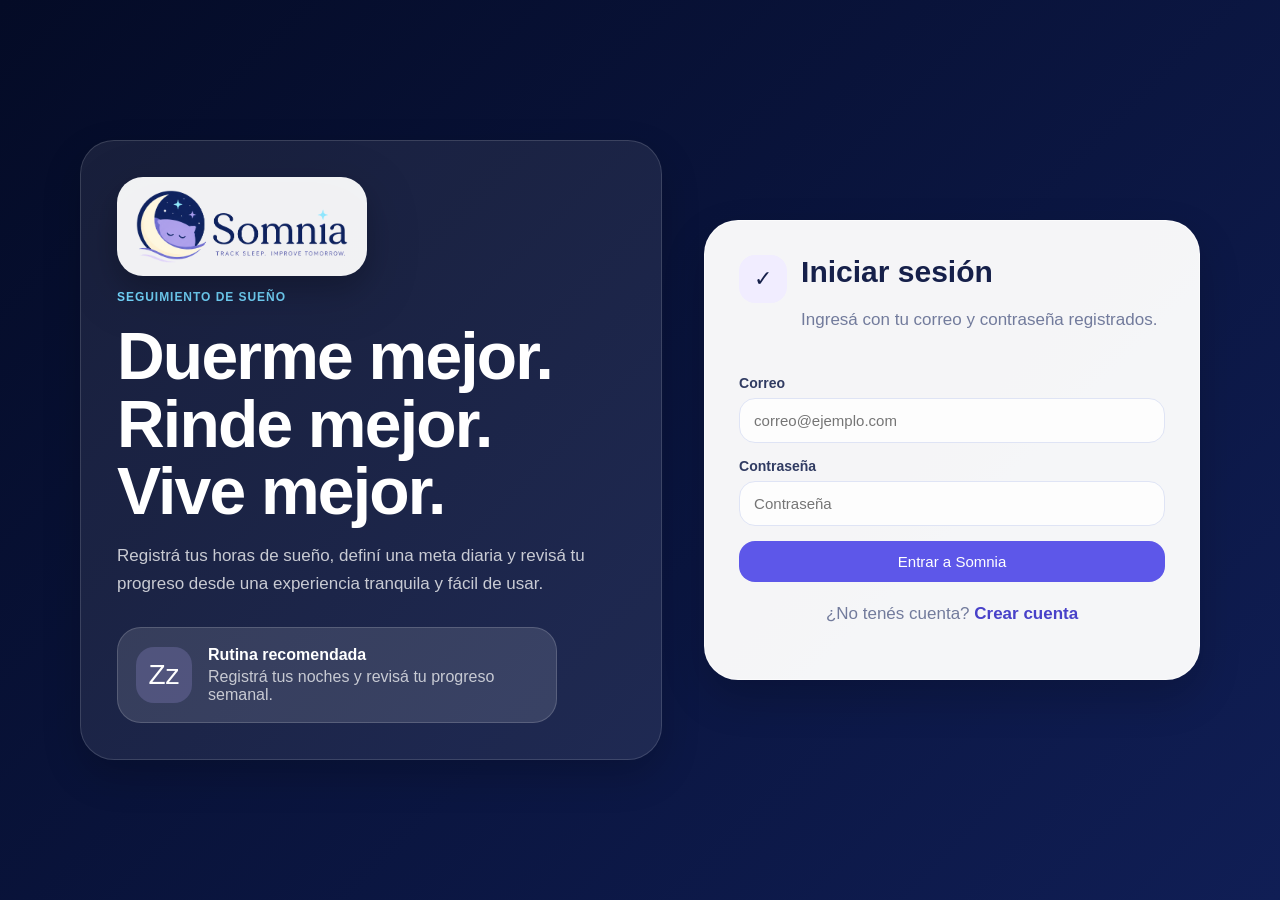
<file: index.html>
<!DOCTYPE html>
<html lang="es">
<head>
    <meta charset="UTF-8">
    <meta name="viewport" content="width=device-width, initial-scale=1.0">
    <title>Somnia - Login</title>
    <link rel="icon" href="assets/favicon.png">
    <link rel="stylesheet" href="styles.css">
</head>
<body class="auth-page">

<div class="auth-background"></div>

<main class="auth-wrapper">
    <section class="auth-hero glass-panel">
        <img src="assets/logo-somnia.png" alt="Logo de Somnia" class="auth-logo-image">

        <div class="hero-copy">
            <span class="eyebrow">Seguimiento de sueño</span>
            <h1>Duerme mejor. Rinde mejor. Vive mejor.</h1>
            <p>
                Registrá tus horas de sueño, definí una meta diaria y revisá tu progreso desde una experiencia tranquila y fácil de usar.
            </p>
        </div>

        <div class="sleep-tip-card">
            <span class="moon-badge">Zz</span>
            <div>
                <strong>Rutina recomendada</strong>
                <p>Registrá tus noches y revisá tu progreso semanal.</p>
            </div>
        </div>
    </section>

    <section class="auth-card">
        <div class="auth-card-header">
            <span class="mini-icon">✓</span>
            <div>
                <h2>Iniciar sesión</h2>
                <p>Ingresá con tu correo y contraseña registrados.</p>
            </div>
        </div>

        <div class="form-group">
            <label>Correo</label>
            <input type="email" id="loginCorreo" placeholder="correo@ejemplo.com">
        </div>

        <div class="form-group">
            <label>Contraseña</label>
            <input type="password" id="loginContrasena" placeholder="Contraseña">
        </div>

        <button class="full" onclick="login()">Entrar a Somnia</button>

        <p class="small auth-link">
            ¿No tenés cuenta? <a class="link-text" href="register.html">Crear cuenta</a>
        </p>
    </section>
</main>

<script src="js/config.js"></script>
<script src="js/ui.js"></script>
<script src="js/api.js"></script>
<script src="js/auth.js"></script>
<script src="js/login.js"></script>
</body>
</html>
</file>
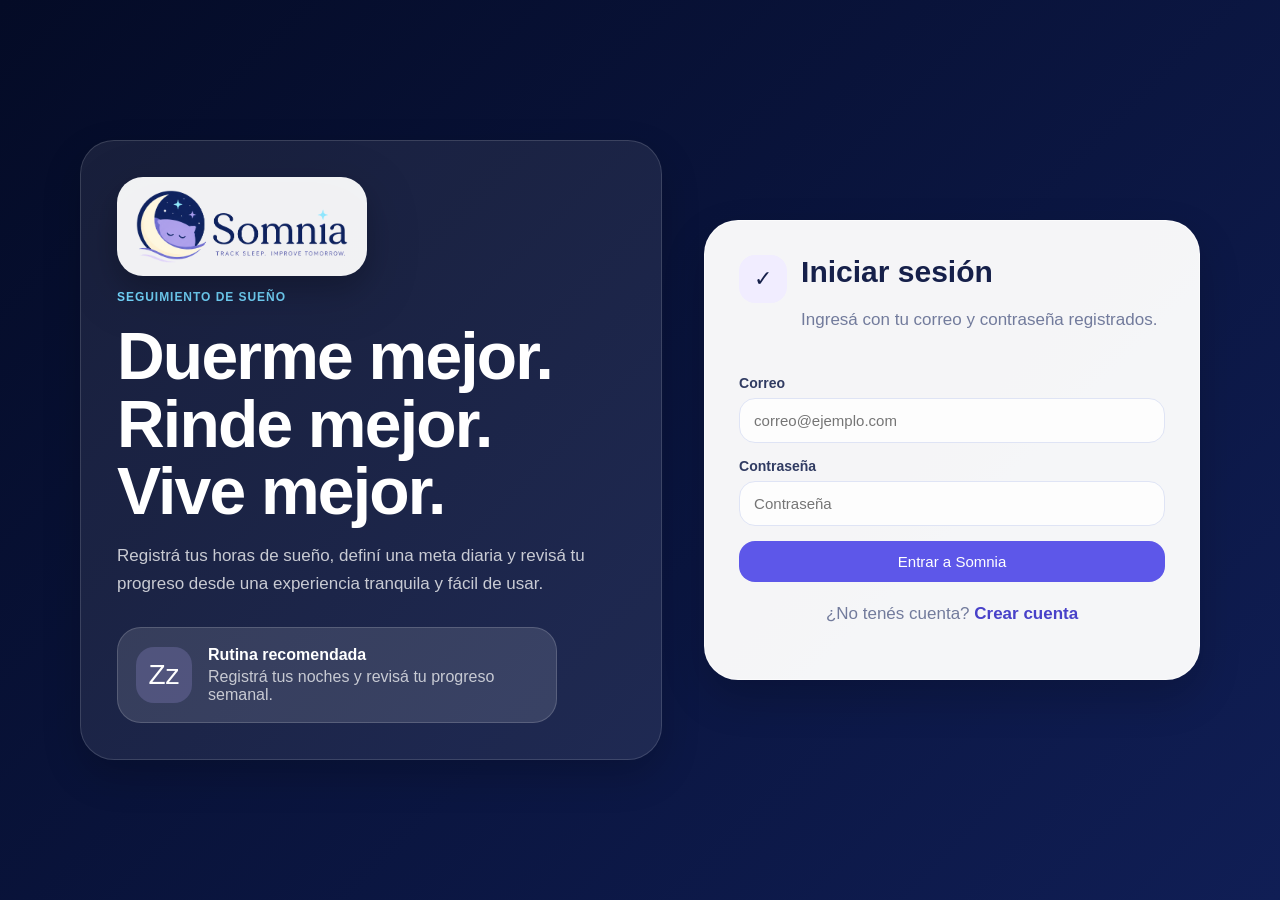
<file: dashboard.html>
<!DOCTYPE html>
<html lang="es">
<head>
    <meta charset="UTF-8">
    <meta name="viewport" content="width=device-width, initial-scale=1.0">
    <title>Somnia - Inicio</title>
    <link rel="icon" href="assets/favicon.png">
    <link rel="stylesheet" href="styles.css">
</head>
<body class="app-page">

<div class="app-layout">
    <aside id="navbar" class="sidebar"></aside>

    <main class="content-shell">
        <section class="hero-panel">
            <div>
                <span class="eyebrow">Panel principal</span>
                <h1>¡Buenas noches!</h1>
                <p>Aquí tienes un resumen de tu sueño y tus avances recientes.</p>
            </div>
        </section>

        <section class="summary-grid">
            <article class="metric-card">
                <span class="metric-icon">💤</span>
                <p>Horas dormidas</p>
                <h2 id="dashboardHoras">--</h2>
                <small>Último registro</small>
            </article>

            <article class="metric-card">
                <span class="metric-icon cyan">✓</span>
                <p>Calidad del sueño</p>
                <h2 id="dashboardCalidad">--</h2>
                <small>Promedio general</small>
            </article>

            <article class="metric-card">
                <span class="metric-icon purple">🎯</span>
                <p>Objetivo de sueño</p>
                <h2 id="dashboardObjetivo">--</h2>
                <small>Meta configurada</small>
            </article>

            <article class="metric-card">
                <span class="metric-icon orange">🔥</span>
                <p>Registros cumplidos</p>
                <h2 id="dashboardCumplidos">--</h2>
                <small>Según tu objetivo</small>
            </article>
        </section>

        <section class="dashboard-grid">
            <article class="card wide-card">
                <div class="card-title-row">
                    <div>
                        <h2>Horas de sueño por día</h2>
                        <p>Últimos registros guardados.</p>
                    </div>
                    <span class="pill">Somnia</span>
                </div>
                <div id="dashboardChart" class="sleep-chart empty-state">Cargá tus registros para ver la gráfica.</div>
                <div class="sleep-note">💡 Dormir de 7 a 9 horas ayuda a mejorar memoria, concentración y energía.</div>
            </article>

            <article class="card">
                <div class="card-title-row">
                    <div>
                        <h2>Registros recientes</h2>
                        <p>Tus noches más recientes.</p>
                    </div>
                    <a href="records.html" class="link-text">Ver todo</a>
                </div>
                <div id="dashboardRecientes" class="resultado">
                    <div class="empty-state">No hay registros consultados.</div>
                </div>
            </article>
        </section>

        <section class="dashboard-grid bottom-grid">
            <article class="card tips-card">
                <div class="card-title-row">
                    <h2>Ideas para dormir mejor</h2>
                    <span></span>
                </div>
                <div class="tips-list">
                    <div><span>📱</span><strong>Evita pantallas</strong><p>1 hora antes de dormir.</p></div>
                    <div><span>☕</span><strong>Reduce cafeína</strong><p>Después de las 5 p. m.</p></div>
                    <div><span>📖</span><strong>Rutina relajante</strong><p>Lee o medita antes de dormir.</p></div>
                </div>
            </article>  
        </section>
    </main>
</div>

<script src="js/config.js"></script>
<script src="js/ui.js"></script>
<script src="js/api.js"></script>
<script src="js/auth.js"></script>
<script src="js/nav.js"></script>
<script src="js/dashboard.js"></script>
</body>
</html>
</file>
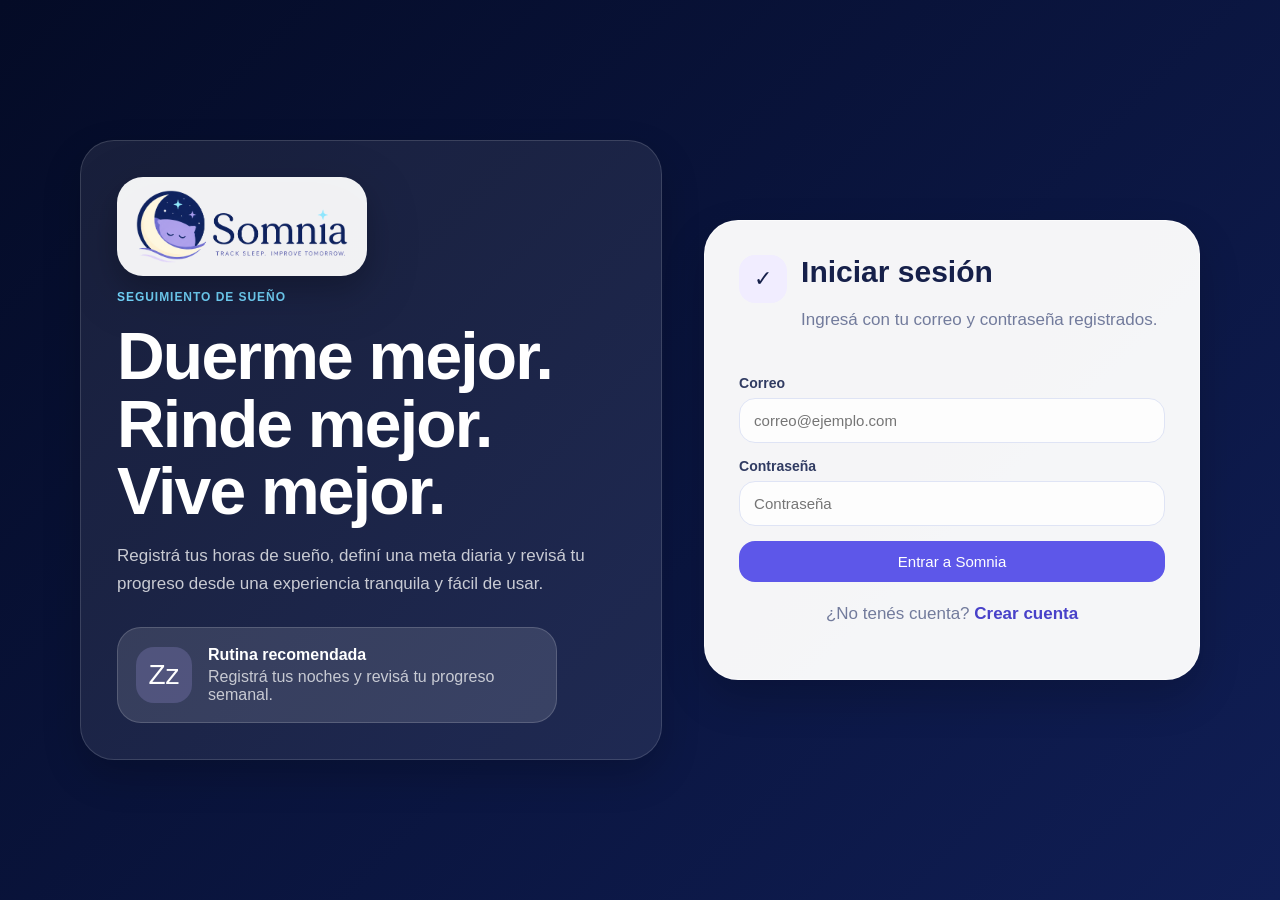
<file: goals.html>
<!DOCTYPE html>
<html lang="es">
<head>
    <meta charset="UTF-8">
    <meta name="viewport" content="width=device-width, initial-scale=1.0">
    <title>Somnia - Objetivos</title>
    <link rel="icon" href="assets/favicon.png">
    <link rel="stylesheet" href="styles.css">
</head>
<body class="app-page">

<div class="app-layout">
    <aside id="navbar" class="sidebar"></aside>

    <main class="content-shell">
        <section class="hero-panel compact">
            <div>
                <span class="eyebrow">Objetivos</span>
                <h1>Objetivo de sueño</h1>
                <p>Definí la meta diaria que querés cumplir y mantené un seguimiento constante.</p>
            </div>
            <div class="hero-moon">🎯</div>
        </section>

        <section class="two-column">
            <article class="card form-card">
                <h2>Datos del objetivo</h2>
                <p class="small">Para editar o eliminar, seleccioná primero la tarjeta del objetivo actual.</p>
                <div id="objetivoSeleccionadoTexto" class="selection-pill">Ningún objetivo seleccionado</div>

                <div class="form-group">
                    <label>Horas objetivo</label>
                    <input type="number" id="horasObjetivo" min="1" step="1" placeholder="Ejemplo: 8">
                </div>

                <div class="form-group">
                    <label>Descripción</label>
                    <input type="text" id="descripcionObjetivo" placeholder="Dormir al menos 8 horas diarias">
                </div>

                <div class="actions">
                    <button onclick="crearObjetivo()">Crear</button>
                    <button class="secondary" onclick="consultarObjetivo()">Consultar</button>
                    <button class="secondary" onclick="editarObjetivo()">Editar</button>
                    <button class="danger" onclick="eliminarObjetivo()">Eliminar</button>
                    <button class="secondary" onclick="limpiarFormularioObjetivo()">Limpiar</button>
                </div>
            </article>

            <article class="card result-card">
                <h2>Objetivo actual</h2>
                <p class="small">Tocá la tarjeta para cargar sus datos en el formulario.</p>
                <div id="resultadoObjetivo" class="resultado">
                    <div class="empty-state">Cargando objetivo...</div>
                </div>
            </article>
        </section>
    </main>
</div>

<script src="js/config.js"></script>
<script src="js/ui.js"></script>
<script src="js/api.js"></script>
<script src="js/auth.js"></script>
<script src="js/nav.js"></script>
<script src="js/goals.js"></script>
</body>
</html>
</file>
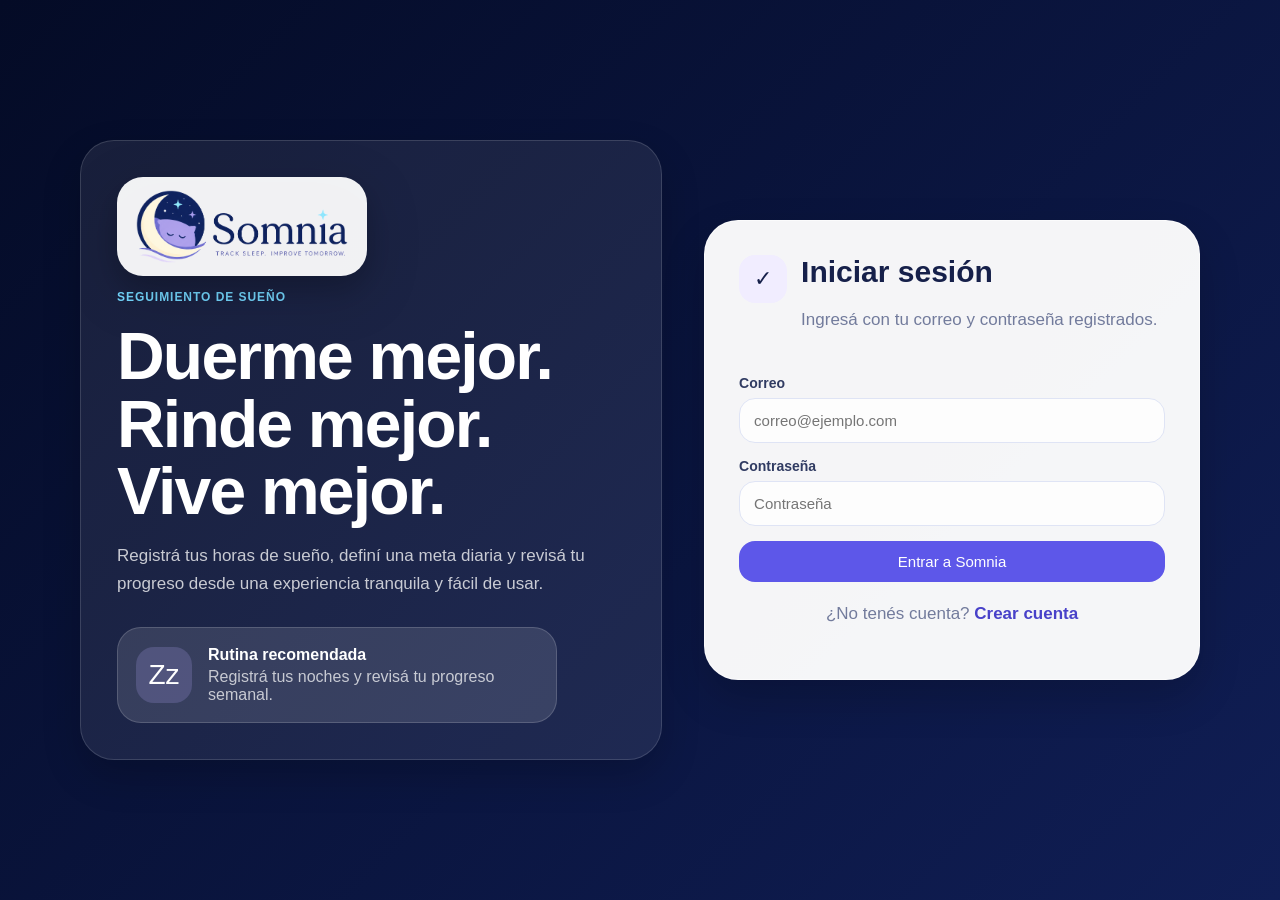
<file: history.html>
<!DOCTYPE html>
<html lang="es">
<head>
    <meta charset="UTF-8">
    <meta name="viewport" content="width=device-width, initial-scale=1.0">
    <title>Somnia - Historial</title>
    <link rel="icon" href="assets/favicon.png">
    <link rel="stylesheet" href="styles.css">
</head>
<body class="app-page">

<div class="app-layout">
    <aside id="navbar" class="sidebar"></aside>

    <main class="content-shell">
        <section class="hero-panel compact">
            <div>
                <span class="eyebrow">Historial</span>
                <h1>Historial y seguimiento</h1>
                <p>Consultá tus registros y revisá si estás cumpliendo tu objetivo de sueño.</p>
            </div>
            <div class="hero-moon">📊</div>
        </section>

        <section class="card toolbar-card">
            <div class="card-title-row no-margin">
                <div>
                    <h2>Datos actualizados</h2>
                    <p>Esta vista carga el historial y el seguimiento automáticamente al entrar.</p>
                </div>
                <button onclick="cargarHistorialCompleto(true)">Actualizar</button>
            </div>
        </section>

        <section class="two-column">
            <article class="card result-card">
                <h2>Historial</h2>
                <div id="resultadoHistorial" class="resultado scroll-area">
                    <div class="empty-state">Cargando historial...</div>
                </div>
            </article>

            <article class="card result-card">
                <h2>Seguimiento</h2>
                <div id="resultadoSeguimiento" class="resultado">
                    <div class="empty-state">Cargando seguimiento...</div>
                </div>
            </article>
        </section>
    </main>
</div>

<script src="js/config.js"></script>
<script src="js/ui.js"></script>
<script src="js/api.js"></script>
<script src="js/auth.js"></script>
<script src="js/nav.js"></script>
<script src="js/history.js"></script>
</body>
</html>
</file>
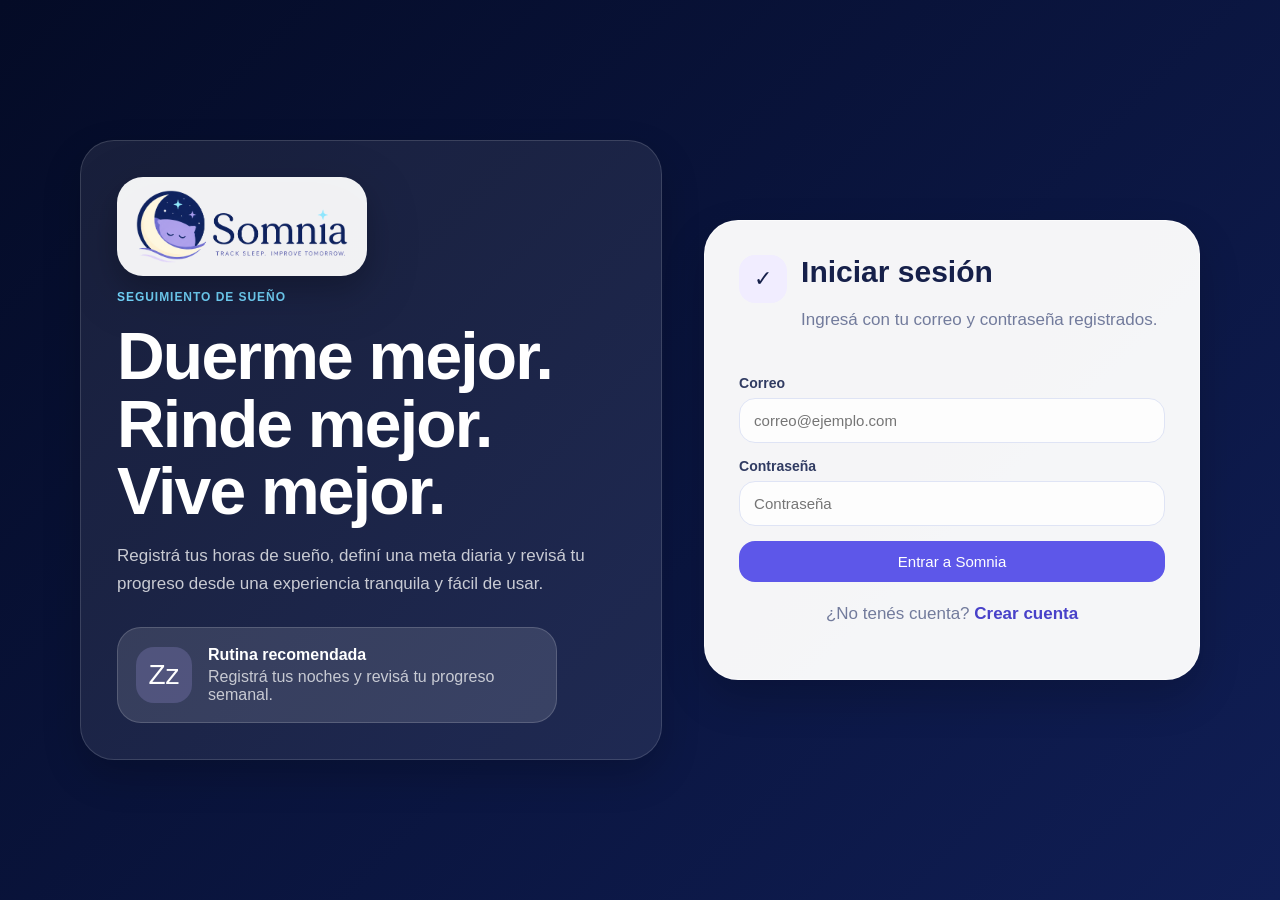
<file: profile.html>
<!DOCTYPE html>
<html lang="es">
<head>
    <meta charset="UTF-8">
    <meta name="viewport" content="width=device-width, initial-scale=1.0">
    <title>Somnia - Mi perfil</title>
    <link rel="icon" href="assets/favicon.png">
    <link rel="stylesheet" href="styles.css">
</head>
<body class="app-page">

<div class="app-layout">
    <aside id="navbar" class="sidebar"></aside>

    <main class="content-shell">
        <section class="hero-panel compact">
            <div>
                <span class="eyebrow">Perfil</span>
                <h1>Mi perfil</h1>
                <p>Actualizá tu información personal sin entrar al módulo administrativo de usuarios.</p>
            </div>
            <div class="hero-moon">👤</div>
        </section>

        <section class="two-column profile-layout">
            <article class="card profile-card">
                <div class="profile-avatar" id="perfilInicial">U</div>
                <h2 id="perfilNombreActual">Usuario</h2>
                <p id="perfilCorreoActual">correo@ejemplo.com</p>
                <span class="badge" id="perfilRolActual">ESTUDIANTE</span>

                <div class="profile-note">
                    <strong>Cuenta activa</strong>
                    <p>Estos datos corresponden al usuario que tiene la sesión iniciada en Somnia.</p>
                </div>
            </article>

            <article class="card form-card">
                <h2>Editar información personal</h2>
                <p class="form-helper">Modificá solo los campos necesarios. La contraseña se cambia únicamente si escribís una nueva.</p>

                <div class="form-group">
                    <label>Nombre</label>
                    <input type="text" id="perfilNombre" placeholder="Nombre">
                </div>

                <div class="form-group">
                    <label>Correo</label>
                    <input type="email" id="perfilCorreo" placeholder="correo@ejemplo.com">
                </div>

                <div class="form-group">
                    <label>Nueva contraseña</label>
                    <input type="password" id="perfilContrasena" placeholder="Dejar vacío para no cambiar">
                </div>

                <div class="actions">
                    <button onclick="guardarPerfil()">Guardar cambios</button>
                    <button class="secondary" onclick="cargarPerfil(false)">Restaurar datos</button>
                </div>
            </article>
        </section>
    </main>
</div>

<script src="js/config.js"></script>
<script src="js/ui.js"></script>
<script src="js/api.js"></script>
<script src="js/auth.js"></script>
<script src="js/nav.js"></script>
<script src="js/profile.js"></script>
</body>
</html>
</file>
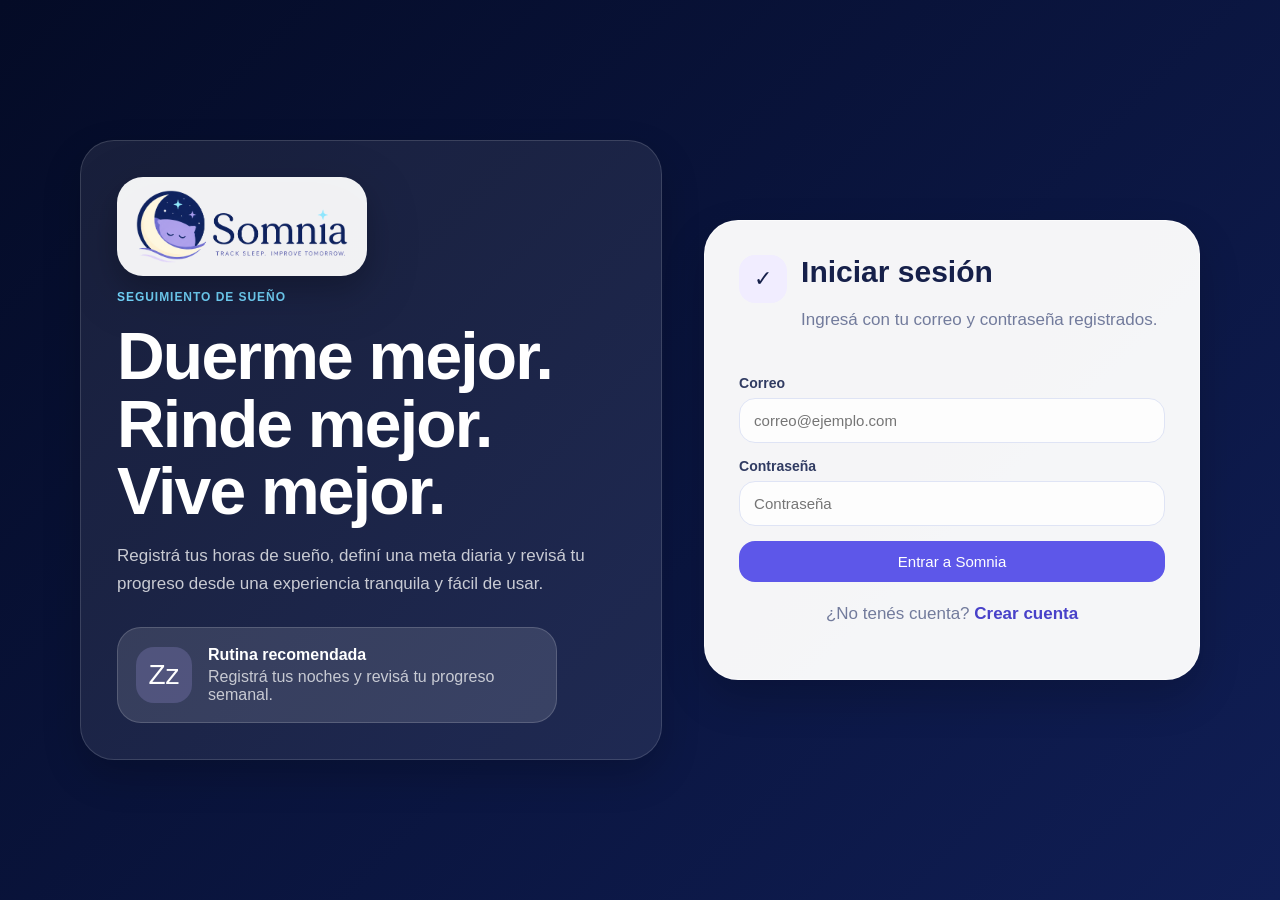
<file: records.html>
<!DOCTYPE html>
<html lang="es">
<head>
    <meta charset="UTF-8">
    <meta name="viewport" content="width=device-width, initial-scale=1.0">
    <title>Somnia - Registros</title>
    <link rel="icon" href="assets/favicon.png">
    <link rel="stylesheet" href="styles.css">
</head>
<body class="app-page">

<div class="app-layout">
    <aside id="navbar" class="sidebar"></aside>

    <main class="content-shell">
        <section class="hero-panel compact">
            <div>
                <span class="eyebrow">Registros</span>
                <h1>Registros de sueño</h1>
                <p>Guardá cada noche con fecha, horarios, calidad y observaciones.</p>
            </div>
            <div class="hero-moon">🛌</div>
        </section>

        <section class="two-column records-layout">
            <article class="card form-card">
                <h2>Nuevo registro</h2>

                <div class="form-group">
                    <label>Fecha</label>
                    <input type="date" id="fechaRegistro">
                </div>

                <div class="form-row">
                    <div class="form-group">
                        <label>Hora de dormir</label>
                        <input type="time" id="horaDormir">
                    </div>

                    <div class="form-group">
                        <label>Hora de despertar</label>
                        <input type="time" id="horaDespertar">
                    </div>
                </div>

                <div class="form-group">
                    <label>Calidad de sueño</label>
                    <input type="number" id="calidadSueno" min="1" max="5" step="1" placeholder="1 a 5">
                </div>

                <div class="form-group">
                    <label>Observaciones</label>
                    <textarea id="observaciones" placeholder="Ejemplo: dormí bien, me desperté una vez..."></textarea>
                </div>

                <div class="actions">
                    <button onclick="crearRegistroSueno()">Guardar</button>
                    <button class="secondary" onclick="listarRegistros(true)">Actualizar lista</button>
                    <button class="secondary" onclick="editarRegistro()">Editar seleccionado</button>
                    <button class="danger" onclick="eliminarRegistro()">Eliminar seleccionado</button>
                </div>
            </article>

            <article class="card result-card">
                <div class="card-title-row">
                    <div>
                        <h2>Mis registros</h2>
                        <p>Hacé clic sobre un registro para seleccionarlo.</p>
                    </div>
                </div>
                <div id="resultadoRegistros" class="resultado scroll-area">
                    <div class="empty-state">Cargando registros...</div>
                </div>
            </article>
        </section>
    </main>
</div>

<script src="js/config.js"></script>
<script src="js/ui.js"></script>
<script src="js/api.js"></script>
<script src="js/auth.js"></script>
<script src="js/nav.js"></script>
<script src="js/records.js"></script>
</body>
</html>
</file>
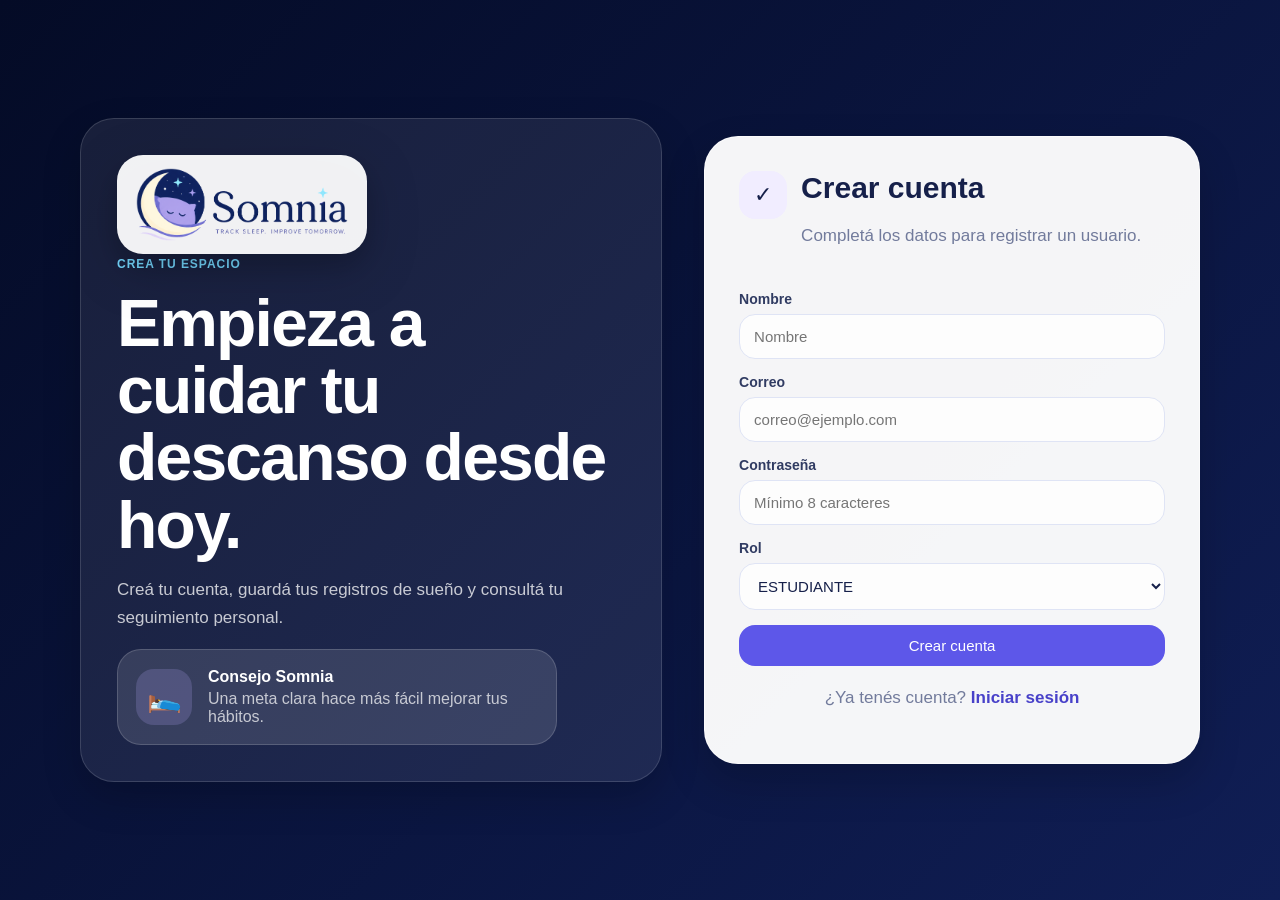
<file: register.html>
<!DOCTYPE html>
<html lang="es">
<head>
    <meta charset="UTF-8">
    <meta name="viewport" content="width=device-width, initial-scale=1.0">
    <title>Somnia - Registro</title>
    <link rel="icon" href="assets/favicon.png">
    <link rel="stylesheet" href="styles.css">
</head>
<body class="auth-page">

<div class="auth-background"></div>

<main class="auth-wrapper">
    <section class="auth-hero glass-panel">
        <img src="assets/logo-somnia.png" alt="Logo de Somnia" class="auth-logo-image">

        <div class="hero-copy">
            <span class="eyebrow">Crea tu espacio</span>
            <h1>Empieza a cuidar tu descanso desde hoy.</h1>
            <p>
                Creá tu cuenta, guardá tus registros de sueño y consultá tu seguimiento personal.
            </p>
        </div>

        <div class="sleep-tip-card">
            <span class="moon-badge">🛌</span>
            <div>
                <strong>Consejo Somnia</strong>
                <p>Una meta clara hace más fácil mejorar tus hábitos.</p>
            </div>
        </div>
    </section>

    <section class="auth-card">
        <div class="auth-card-header">
            <span class="mini-icon">✓</span>
            <div>
                <h2>Crear cuenta</h2>
                <p>Completá los datos para registrar un usuario.</p>
            </div>
        </div>

        <div class="form-group">
            <label>Nombre</label>
            <input type="text" id="registroNombre" placeholder="Nombre">
        </div>

        <div class="form-group">
            <label>Correo</label>
            <input type="email" id="registroCorreo" placeholder="correo@ejemplo.com">
        </div>

        <div class="form-group">
            <label>Contraseña</label>
            <input type="password" id="registroContrasena" placeholder="Mínimo 8 caracteres">
        </div>

        <div class="form-group">
            <label>Rol</label>
            <select id="registroRol">
                <option value="ESTUDIANTE">ESTUDIANTE</option>
                <option value="ADMIN">ADMIN</option>
            </select>
        </div>

        <button class="full" onclick="registrarUsuario()">Crear cuenta</button>

        <p class="small auth-link">
            ¿Ya tenés cuenta? <a class="link-text" href="index.html">Iniciar sesión</a>
        </p>
    </section>
</main>

<script src="js/config.js"></script>
<script src="js/ui.js"></script>
<script src="js/api.js"></script>
<script src="js/auth.js"></script>
<script src="js/register.js"></script>
</body>
</html>
</file>
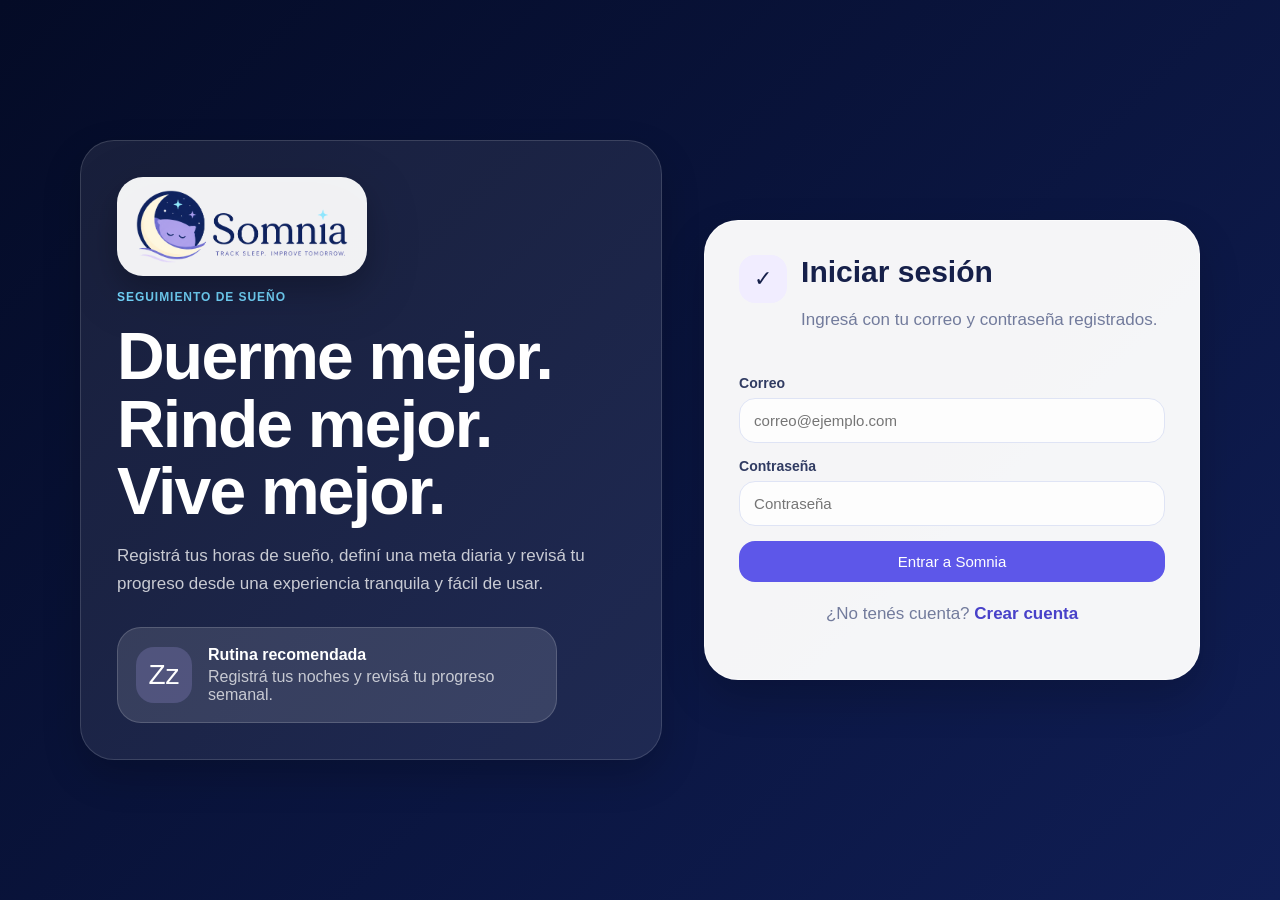
<file: users.html>
<!DOCTYPE html>
<html lang="es">
<head>
    <meta charset="UTF-8">
    <meta name="viewport" content="width=device-width, initial-scale=1.0">
    <title>Somnia - Usuarios</title>
    <link rel="icon" href="assets/favicon.png">
    <link rel="stylesheet" href="styles.css">
</head>
<body class="app-page">

<div class="app-layout">
    <aside id="navbar" class="sidebar"></aside>

    <main class="content-shell">
        <section class="hero-panel compact">
            <div>
                <span class="eyebrow">Administración</span>
                <h1>Usuarios</h1>
                <p>Administrá otros usuarios. Tu propia cuenta se edita desde Mi perfil para evitar eliminarla por error.</p>
            </div>
            <div class="hero-moon">👥</div>
        </section>

        <section class="two-column users-layout">
            <article class="card form-card">
                <h2>Búsqueda</h2>

                <div class="actions top-action">
                    <button onclick="listarUsuarios()">Listar todos</button>
                </div>

                <div class="form-group">
                    <label>ID de usuario</label>
                    <input type="number" id="buscarUsuarioId" placeholder="ID">
                    <button class="secondary full" onclick="buscarUsuarioPorId()">Buscar por ID</button>
                </div>

                <div class="form-group">
                    <label>Correo</label>
                    <input type="email" id="buscarUsuarioCorreo" placeholder="correo@ejemplo.com">
                    <button class="secondary full" onclick="buscarUsuarioPorCorreo()">Buscar por correo</button>
                </div>
            </article>

            <article class="card form-card">
                <h2>Editar usuario seleccionado</h2>
                <p class="form-helper">Podés cambiar solo el dato necesario. La contraseña es opcional.</p>

                <div class="form-row">
                    <div class="form-group">
                        <label>ID</label>
                        <input type="number" id="usuarioIdEditar" placeholder="ID" readonly>
                    </div>
                    <div class="form-group">
                        <label>Rol</label>
                        <select id="usuarioRolEditar">
                            <option value="ESTUDIANTE">ESTUDIANTE</option>
                            <option value="ADMIN">ADMIN</option>
                        </select>
                    </div>
                </div>

                <div class="form-group">
                    <label>Nombre</label>
                    <input type="text" id="usuarioNombreEditar" placeholder="Nombre">
                </div>

                <div class="form-group">
                    <label>Correo</label>
                    <input type="email" id="usuarioCorreoEditar" placeholder="Correo">
                </div>

                <div class="form-group">
                    <label>Contraseña</label>
                    <input type="password" id="usuarioContrasenaEditar" placeholder="Dejar vacío para no cambiar">
                </div>

                <div class="actions">
                    <button onclick="editarUsuario()">Editar usuario</button>
                    <button class="danger" onclick="eliminarUsuario()">Eliminar usuario</button>
                </div>
            </article>
        </section>

        <section class="card result-card">
            <div class="card-title-row">
                <div>
                    <h2>Resultados</h2>
                    <p>Hacé clic sobre un usuario para seleccionarlo. El usuario con sesión iniciada no aparece en esta lista.</p>
                </div>
            </div>
            <div id="resultadoUsuarios" class="resultado user-grid-results">
                <div class="empty-state">No hay usuarios consultados.</div>
            </div>
        </section>
    </main>
</div>

<script src="js/config.js"></script>
<script src="js/ui.js"></script>
<script src="js/api.js"></script>
<script src="js/auth.js"></script>
<script src="js/nav.js"></script>
<script src="js/users.js"></script>
</body>
</html>
</file>
<file: styles.css>
* {
    box-sizing: border-box;
}

:root {
    --navy: #07133a;
    --navy-2: #0d1c4d;
    --indigo: #5d57e9;
    --indigo-dark: #4841c9;
    --lavender: #b9a9ff;
    --lavender-soft: #f1edff;
    --cyan: #74d8ff;
    --moon: #fff2bd;
    --orange: #ff8b4d;
    --surface: rgba(255, 255, 255, 0.94);
    --surface-solid: #ffffff;
    --text: #16204a;
    --muted: #727b9c;
    --border: rgba(120, 118, 220, 0.18);
    --shadow: 0 12px 28px rgba(9, 18, 61, 0.10);
    --danger: #d94c65;
    --success: #1dbf85;
}

html {
    min-height: 100%;
}

body {
    margin: 0;
    min-height: 100vh;
    font-family: Arial, Helvetica, sans-serif;
    color: var(--text);
    background: #f3f5ff;
}

body::before {
    display: none;
}

body.auth-page {
    color: white;
    overflow-x: hidden;
    background: linear-gradient(135deg, #040b26 0%, #101e55 100%);
}

.auth-background {
    display: none;
}

a {
    color: inherit;
    text-decoration: none;
}

button,
input,
select,
textarea {
    font-family: inherit;
}

/* Auth */
.auth-wrapper {
    position: relative;
    z-index: 1;
    width: min(1120px, 92%);
    min-height: 100vh;
    margin: 0 auto;
    display: grid;
    grid-template-columns: 1.08fr 0.92fr;
    align-items: center;
    gap: 42px;
    padding: 42px 0;
}

.glass-panel {
    background: rgba(255, 255, 255, 0.08);
    border: 1px solid rgba(255, 255, 255, 0.14);
    box-shadow: 0 16px 38px rgba(0, 0, 0, 0.18);
}

.auth-hero {
    border-radius: 34px;
    padding: 36px;
    min-height: 620px;
    display: flex;
    flex-direction: column;
    justify-content: space-between;
    overflow: hidden;
    position: relative;
}

.auth-hero::after {
    display: none;
}

.auth-logo-image {
    width: 250px;
    max-width: 82%;
    filter: drop-shadow(0 14px 25px rgba(0, 0, 0, 0.18));
}

.eyebrow {
    display: inline-flex;
    align-items: center;
    gap: 7px;
    color: var(--cyan);
    font-weight: 800;
    letter-spacing: 0.08em;
    text-transform: uppercase;
    font-size: 12px;
}

.hero-copy h1 {
    margin: 18px 0 16px;
    font-size: clamp(38px, 6vw, 66px);
    line-height: 1.02;
    letter-spacing: -1.8px;
}

.hero-copy p,
.auth-card p {
    color: rgba(255, 255, 255, 0.76);
    line-height: 1.65;
    font-size: 17px;
}

.sleep-tip-card {
    width: min(440px, 100%);
    display: flex;
    gap: 16px;
    align-items: center;
    border-radius: 24px;
    background: rgba(255, 255, 255, 0.12);
    border: 1px solid rgba(255, 255, 255, 0.16);
    padding: 18px;
}

.sleep-tip-card p {
    margin: 4px 0 0;
    color: rgba(255, 255, 255, 0.72);
}

.moon-badge,
.mini-icon,
.metric-icon {
    display: grid;
    place-items: center;
    flex: 0 0 auto;
}

.moon-badge {
    width: 56px;
    height: 56px;
    border-radius: 18px;
    background: rgba(185, 169, 255, 0.2);
    font-size: 28px;
}

.auth-card {
    background: rgba(255, 255, 255, 0.96);
    color: var(--text);
    border-radius: 34px;
    padding: 34px;
    border: 1px solid rgba(255, 255, 255, 0.65);
    box-shadow: 0 18px 42px rgba(0, 0, 0, 0.18);
}

.auth-card-header {
    display: flex;
    gap: 14px;
    align-items: flex-start;
    margin-bottom: 24px;
}

.auth-card h2 {
    margin: 0 0 6px;
    font-size: 30px;
}

.auth-card p,
.auth-card .small {
    color: var(--muted);
}

.mini-icon {
    width: 48px;
    height: 48px;
    border-radius: 16px;
    background: var(--lavender-soft);
    font-size: 22px;
}

.auth-link {
    text-align: center;
    margin-top: 18px;
}

/* App layout */
.app-layout {
    position: relative;
    z-index: 1;
    display: grid;
    grid-template-columns: 286px 1fr;
    min-height: 100vh;
}

.sidebar {
    min-height: 100vh;
    padding: 24px 18px;
    position: sticky;
    top: 0;
    align-self: start;
    background: #07133a;
    color: white;
    box-shadow: 10px 0 26px rgba(10, 16, 46, 0.12);
    overflow: hidden;
}

.sidebar::after {
    display: none;
}

.sidebar > * {
    position: relative;
    z-index: 1;
}

.sidebar-logo {
    display: flex;
    align-items: center;
    gap: 11px;
    padding: 4px 6px 28px;
}

.sidebar-logo img {
    width: 64px;
    height: 64px;
    object-fit: contain;
    filter: none;
}

.sidebar-logo strong {
    font-size: 31px;
    line-height: 1;
    font-family: Georgia, 'Times New Roman', serif;
    font-weight: 600;
}

.sidebar-logo span {
    display: block;
    margin-top: 3px;
    color: rgba(255, 255, 255, 0.62);
    font-size: 10px;
    letter-spacing: 0.12em;
    text-transform: uppercase;
}

.nav-links {
    display: flex;
    flex-direction: column;
    gap: 10px;
}

.nav-links a,
.logout-button {
    display: flex;
    align-items: center;
    gap: 12px;
    width: 100%;
    color: rgba(255, 255, 255, 0.88);
    border: 0;
    background: transparent;
    border-radius: 16px;
    padding: 14px 15px;
    cursor: pointer;
    font-size: 15px;
    text-align: left;
}

.nav-links a:hover,
.nav-links a.active,
.logout-button:hover {
    background: rgba(185, 169, 255, 0.22);
    color: white;
}

.nav-links a.active {
    box-shadow: inset 0 0 0 1px rgba(255, 255, 255, 0.12);
    background: rgba(93, 87, 233, 0.72);
}

.sidebar-card {
    margin: 28px 6px;
    padding: 18px;
    border-radius: 24px;
    background: rgba(255, 255, 255, 0.08);
    border: 1px solid rgba(255, 255, 255, 0.14);
}

.sidebar-card .moon-illustration {
    font-size: 46px;
    margin-bottom: 8px;
}

.sidebar-card p {
    margin: 0;
    color: rgba(255, 255, 255, 0.78);
    line-height: 1.45;
}

.sidebar-user {
    margin-top: auto;
    padding: 16px;
    border-radius: 22px;
    border: 1px solid rgba(255, 255, 255, 0.12);
    background: rgba(255, 255, 255, 0.08);
    display: flex;
    align-items: center;
    gap: 12px;
}

.avatar {
    width: 46px;
    height: 46px;
    border-radius: 50%;
    background: #f2f4ff;
    color: var(--navy);
    display: grid;
    place-items: center;
    font-weight: 800;
}

.sidebar-user p {
    margin: 2px 0 0;
    color: rgba(255, 255, 255, 0.62);
    font-size: 12px;
}

.content-shell {
    padding: 28px;
    overflow-x: hidden;
}

.hero-panel {
    border-radius: 32px;
    padding: 32px;
    min-height: 190px;
    color: white;
    display: flex;
    justify-content: space-between;
    align-items: center;
    background: linear-gradient(135deg, #0d1d55, #4f46d8);
    box-shadow: var(--shadow);
    position: relative;
    overflow: hidden;
}

.hero-panel::after {
    display: none;
}

.hero-panel > * {
    position: relative;
    z-index: 1;
}

.hero-panel.compact {
    min-height: 150px;
}

.hero-panel h1 {
    margin: 10px 0 8px;
    font-size: clamp(32px, 5vw, 46px);
    letter-spacing: -1px;
}

.hero-panel p {
    margin: 0;
    color: rgba(255, 255, 255, 0.78);
    font-size: 17px;
}

.hero-moon {
    width: 88px;
    height: 88px;
    border-radius: 30px;
    display: grid;
    place-items: center;
    background: rgba(255, 255, 255, 0.12);
    font-size: 46px;
    border: 1px solid rgba(255, 255, 255, 0.16);
}

.summary-grid {
    display: grid;
    grid-template-columns: repeat(4, minmax(0, 1fr));
    gap: 18px;
    margin: 22px 0;
}

.metric-card {
    border-radius: 24px;
    background: var(--surface);
    border: 1px solid rgba(255,255,255,0.75);
    padding: 22px;
    box-shadow: var(--shadow);
    position: relative;
    overflow: hidden;
}

.metric-card::after {
    display: none;
}

.metric-card p {
    margin: 0 0 10px;
    color: #59628b;
    font-weight: 700;
}

.metric-card h2 {
    margin: 0;
    font-size: 34px;
    color: var(--navy);
}

.metric-card small {
    color: var(--muted);
}

.metric-icon {
    width: 48px;
    height: 48px;
    border-radius: 16px;
    margin-bottom: 16px;
    background: #f1edff;
    color: var(--indigo);
    font-size: 23px;
}

.metric-icon.cyan {
    background: #e7f8ff;
}

.metric-icon.purple {
    background: #f1edff;
}

.metric-icon.orange {
    background: #fff1e8;
}

.dashboard-grid,
.two-column {
    display: grid;
    grid-template-columns: minmax(0, 1.35fr) minmax(330px, 0.75fr);
    gap: 22px;
    margin-top: 22px;
}

.two-column {
    grid-template-columns: minmax(360px, 0.8fr) minmax(0, 1.2fr);
}

.records-layout,
.users-layout {
    grid-template-columns: minmax(360px, 0.85fr) minmax(0, 1.15fr);
}

.bottom-grid {
    grid-template-columns: minmax(0, 1fr) minmax(360px, 0.75fr);
}

.card {
    background: var(--surface);
    border: 1px solid rgba(255,255,255,0.75);
    border-radius: 28px;
    padding: 24px;
    box-shadow: var(--shadow);
}

.card h2,
.card h3 {
    margin: 0 0 8px;
    color: var(--navy);
}

.card p {
    margin: 0;
    color: var(--muted);
    line-height: 1.55;
}

.card-title-row {
    display: flex;
    justify-content: space-between;
    align-items: flex-start;
    gap: 15px;
    margin-bottom: 16px;
}

.pill,
.badge {
    display: inline-flex;
    align-items: center;
    justify-content: center;
    padding: 6px 11px;
    border-radius: 999px;
    background: var(--lavender-soft);
    color: var(--indigo-dark);
    font-size: 12px;
    font-weight: 800;
}

.sleep-chart {
    min-height: 260px;
    display: flex;
    align-items: flex-end;
    gap: 18px;
    padding: 22px 10px 8px;
    border-radius: 22px;
    background: #fbfcff;
    border: 1px solid #e7e9fb;
}

.chart-bar-wrapper {
    flex: 1;
    min-width: 44px;
    display: flex;
    flex-direction: column;
    justify-content: flex-end;
    align-items: center;
    height: 220px;
    gap: 8px;
}

.chart-bar {
    width: min(48px, 80%);
    border-radius: 16px 16px 8px 8px;
    background: var(--indigo);
    box-shadow: none;
}

.chart-label {
    font-size: 12px;
    color: #636b91;
    text-align: center;
}

.chart-value {
    font-size: 12px;
    font-weight: 800;
    color: var(--navy);
}

.sleep-note {
    margin-top: 14px;
    border-radius: 18px;
    padding: 13px 15px;
    background: var(--lavender-soft);
    color: var(--indigo-dark);
    font-size: 14px;
}

.tips-card {
    background: var(--surface);
}

.tips-list {
    display: grid;
    grid-template-columns: repeat(3, 1fr);
    gap: 14px;
    margin-top: 18px;
}

.tips-list div {
    padding: 16px;
    border-right: 1px solid #ddd9fb;
}

.tips-list div:last-child {
    border-right: none;
}

.tips-list span {
    font-size: 26px;
    display: block;
    margin-bottom: 10px;
}

.tips-list strong {
    color: var(--navy);
}

.tips-list p {
    margin-top: 6px;
    font-size: 13px;
}

.progress-card {
    padding: 24px;
    border-radius: 28px;
    color: white;
    background: #081646;
    box-shadow: var(--shadow);
}

.progress-card h2 {
    margin: 0 0 8px;
}

.progress-card p {
    color: rgba(255,255,255,0.72);
    margin: 0 0 22px;
}

.week-row {
    display: flex;
    justify-content: space-between;
    gap: 8px;
}

.week-row span {
    width: 42px;
    height: 42px;
    border-radius: 50%;
    background: var(--indigo);
    display: grid;
    place-items: center;
    position: relative;
    font-weight: 800;
}

.week-row span.empty {
    background: transparent;
    border: 1px solid rgba(255,255,255,0.4);
    color: transparent;
}

.week-row small {
    position: absolute;
    top: 48px;
    color: rgba(255,255,255,0.70);
    font-weight: 400;
    font-size: 12px;
}

/* Forms */
.form-card {
    align-self: start;
}

.form-group {
    margin-bottom: 15px;
}

.form-row {
    display: grid;
    grid-template-columns: repeat(2, 1fr);
    gap: 14px;
}

label {
    display: block;
    margin-bottom: 7px;
    color: #303b62;
    font-weight: 800;
    font-size: 14px;
}

input,
select,
textarea {
    width: 100%;
    padding: 13px 14px;
    border-radius: 16px;
    border: 1px solid #dfe4f5;
    background: rgba(255,255,255,0.8);
    color: var(--text);
    outline: none;
    font-size: 15px;
    transition: border 0.2s, box-shadow 0.2s, background 0.2s;
}

input:focus,
select:focus,
textarea:focus {
    border-color: var(--indigo);
    box-shadow: 0 0 0 4px rgba(93, 87, 233, 0.13);
    background: #ffffff;
}

textarea {
    min-height: 110px;
    resize: vertical;
}

button,
.btn {
    border: 0;
    border-radius: 16px;
    padding: 12px 16px;
    cursor: pointer;
    font-size: 15px;
    background: var(--indigo);
    color: white;
    transition: transform 0.2s, box-shadow 0.2s, background 0.2s;
    display: inline-flex;
    align-items: center;
    justify-content: center;
    gap: 8px;
}

button:hover,
.btn:hover {
    transform: translateY(-1px);
    box-shadow: 0 12px 24px rgba(93, 87, 233, 0.25);
}

button.full,
.btn.full {
    width: 100%;
}

.secondary {
    background: #eef0ff;
    color: var(--indigo-dark);
}

.secondary:hover {
    background: #e6e9ff;
    color: var(--indigo-dark);
}

.danger {
    background: #dc5570;
}

.actions {
    display: flex;
    gap: 10px;
    flex-wrap: wrap;
    margin-top: 8px;
}

.top-action {
    margin-bottom: 18px;
}

.small {
    font-size: 13px;
    color: var(--muted);
}

.link-text {
    color: var(--indigo-dark);
    font-weight: 800;
}

.resultado {
    margin-top: 10px;
}

.scroll-area {
    max-height: 620px;
    overflow: auto;
    padding-right: 6px;
}

.item {
    background: #ffffff;
    border: 1px solid #e4e7fa;
    border-radius: 20px;
    padding: 16px;
    margin-bottom: 12px;
    box-shadow: none;
}

.item.clickable {
    cursor: pointer;
}

.item.clickable:hover {
    transform: translateY(-1px);
    border-color: rgba(93, 87, 233, 0.35);
}

.item p {
    margin: 6px 0;
    color: #394363;
}

.record-row {
    display: grid;
    grid-template-columns: auto 1fr auto;
    align-items: center;
    gap: 12px;
}

.record-icon {
    width: 42px;
    height: 42px;
    border-radius: 50%;
    display: grid;
    place-items: center;
    background: var(--lavender-soft);
}

.record-main strong {
    color: var(--navy);
}

.record-main small {
    display: block;
    color: var(--muted);
    margin-top: 3px;
}

.record-score {
    display: grid;
    justify-items: end;
    color: var(--navy);
    font-weight: 800;
}

.record-score small {
    color: #f2b940;
}

.user-grid-results {
    display: grid;
    grid-template-columns: repeat(auto-fit, minmax(230px, 1fr));
    gap: 14px;
}

.empty-state {
    border: 1px dashed #cfd6ef;
    border-radius: 20px;
    padding: 18px;
    color: var(--muted);
    background: rgba(255,255,255,0.78);
}

.toolbar-card {
    margin-top: 22px;
}

/* Toasts */
.toast-container {
    position: fixed;
    top: 22px;
    right: 22px;
    z-index: 9999;
    display: flex;
    flex-direction: column;
    gap: 12px;
    width: min(380px, calc(100vw - 32px));
}

.toast {
    display: grid;
    grid-template-columns: 42px 1fr auto;
    gap: 12px;
    align-items: flex-start;
    padding: 16px;
    border-radius: 22px;
    background: rgba(255,255,255,0.96);
    border: 1px solid rgba(255,255,255,0.70);
    color: var(--text);
    box-shadow: 0 22px 60px rgba(8, 19, 58, 0.22);
    animation: toastIn 0.28s ease both;
}

.toast-icon {
    width: 40px;
    height: 40px;
    border-radius: 50%;
    display: grid;
    place-items: center;
    color: white;
    background: var(--success);
    font-weight: 900;
}

.toast.error .toast-icon {
    background: var(--danger);
}

.toast.info .toast-icon {
    background: var(--indigo);
}

.toast strong {
    display: block;
    margin-bottom: 3px;
    color: var(--navy);
}

.toast p {
    margin: 0;
    color: var(--muted);
    line-height: 1.4;
    font-size: 14px;
}

.toast button {
    background: transparent;
    color: var(--muted);
    padding: 0;
    border-radius: 0;
    box-shadow: none;
    transform: none;
    font-size: 20px;
}

@keyframes toastIn {
    from {
        opacity: 0;
        transform: translateY(-12px) scale(0.98);
    }
    to {
        opacity: 1;
        transform: translateY(0) scale(1);
    }
}

@media (max-width: 1150px) {
    .summary-grid {
        grid-template-columns: repeat(2, 1fr);
    }

    .dashboard-grid,
    .two-column,
    .bottom-grid,
    .records-layout,
    .users-layout {
        grid-template-columns: 1fr;
    }
}

@media (max-width: 860px) {
    .app-layout {
        grid-template-columns: 1fr;
    }

    .sidebar {
        position: relative;
        min-height: auto;
    }

    .nav-links {
        display: grid;
        grid-template-columns: repeat(2, 1fr);
    }

    .sidebar-card,
    .sidebar-user {
        display: none;
    }

    .content-shell {
        padding: 20px;
    }

    .auth-wrapper {
        grid-template-columns: 1fr;
    }

    .auth-hero {
        min-height: auto;
    }

    .tips-list,
    .summary-grid,
    .form-row {
        grid-template-columns: 1fr;
    }
}

@media (max-width: 560px) {
    .auth-wrapper {
        width: 94%;
        padding: 24px 0;
    }

    .auth-card,
    .auth-hero,
    .card,
    .hero-panel {
        border-radius: 24px;
        padding: 22px;
    }

    .nav-links {
        grid-template-columns: 1fr;
    }

    .summary-grid {
        gap: 14px;
    }

    .week-row {
        flex-wrap: wrap;
        row-gap: 30px;
    }
}

.compact-summary {
    display: grid;
    grid-template-columns: repeat(2, minmax(0, 1fr));
    gap: 12px;
    margin-bottom: 14px;
}

.mini-stat {
    padding: 15px;
    box-shadow: none;
    border: 1px solid #e5e8f8;
}

.mini-stat .metric-icon {
    width: 38px;
    height: 38px;
    font-size: 18px;
    margin-bottom: 10px;
}

.mini-stat h2 {
    font-size: 22px;
}

.auth-logo-image {
    background: rgba(255, 255, 255, 0.94);
    border-radius: 26px;
    padding: 10px 16px;
    box-shadow: 0 12px 24px rgba(0, 0, 0, 0.12);
}

.no-margin {
    margin-bottom: 0;
}

.loading-state::before {
    content: "";
    width: 12px;
    height: 12px;
    border-radius: 50%;
    background: var(--indigo);
    display: inline-block;
    margin-right: 8px;
    animation: pulse 1s infinite alternate;
}

@keyframes pulse {
    from {
        opacity: 0.35;
        transform: scale(0.8);
    }
    to {
        opacity: 1;
        transform: scale(1.1);
    }
}

.tracking-detail {
    background: #ffffff;
    border: 1px solid #e4e7fa;
    border-radius: 22px;
    padding: 18px;
    box-shadow: none;
}

.tracking-detail h3 {
    margin: 0 0 10px;
    color: var(--navy);
}

.tracking-detail p {
    margin: 8px 0;
    color: #394363;
}

.tracking-highlight {
    margin-top: 14px;
    padding: 13px 15px;
    border-radius: 16px;
    background: var(--lavender-soft);
    color: var(--indigo-dark);
    font-weight: 800;
}

.tracking-advice {
    margin-top: 12px;
    padding: 13px 15px;
    border-radius: 16px;
    background: #eefbff;
    color: #28506d;
    line-height: 1.5;
}

.sidebar-user {
    margin-top: 28px;
}


.form-helper {
    margin: -6px 0 18px;
    color: var(--muted);
    line-height: 1.5;
}

.profile-layout {
    align-items: stretch;
}

.profile-card {
    text-align: center;
    display: flex;
    flex-direction: column;
    align-items: center;
    justify-content: center;
    min-height: 390px;
}

.profile-avatar {
    width: 118px;
    height: 118px;
    border-radius: 36px;
    display: grid;
    place-items: center;
    margin-bottom: 18px;
    color: white;
    font-size: 48px;
    font-weight: 900;
    background: var(--indigo);
    box-shadow: none;
}

.profile-card h2 {
    margin: 0 0 6px;
    font-size: 30px;
}

.profile-card p {
    margin: 0 0 14px;
    color: var(--muted);
}

.profile-note {
    margin-top: 26px;
    width: 100%;
    padding: 16px;
    border-radius: 20px;
    background: var(--lavender-soft);
    color: var(--text);
    text-align: left;
}

.profile-note p {
    margin: 6px 0 0;
    line-height: 1.5;
}

/* Selección de objetivos */
.selection-pill {
    display: inline-flex;
    align-items: center;
    gap: 8px;
    margin: 0 0 16px;
    padding: 9px 13px;
    border-radius: 999px;
    background: #eef0ff;
    color: var(--muted);
    font-size: 13px;
    font-weight: 800;
}

.selection-pill.active {
    background: #eef0ff;
    color: var(--indigo-dark);
    border: 1px solid rgba(93, 87, 233, 0.25);
}

.objetivo-card {
    transition: transform 0.2s, border-color 0.2s, box-shadow 0.2s;
}

.objetivo-card.selected {
    border-color: rgba(93, 87, 233, 0.65);
    box-shadow: 0 8px 18px rgba(93, 87, 233, 0.10);
}

.selection-hint {
    color: var(--indigo-dark) !important;
    font-weight: 800;
}
</file>
